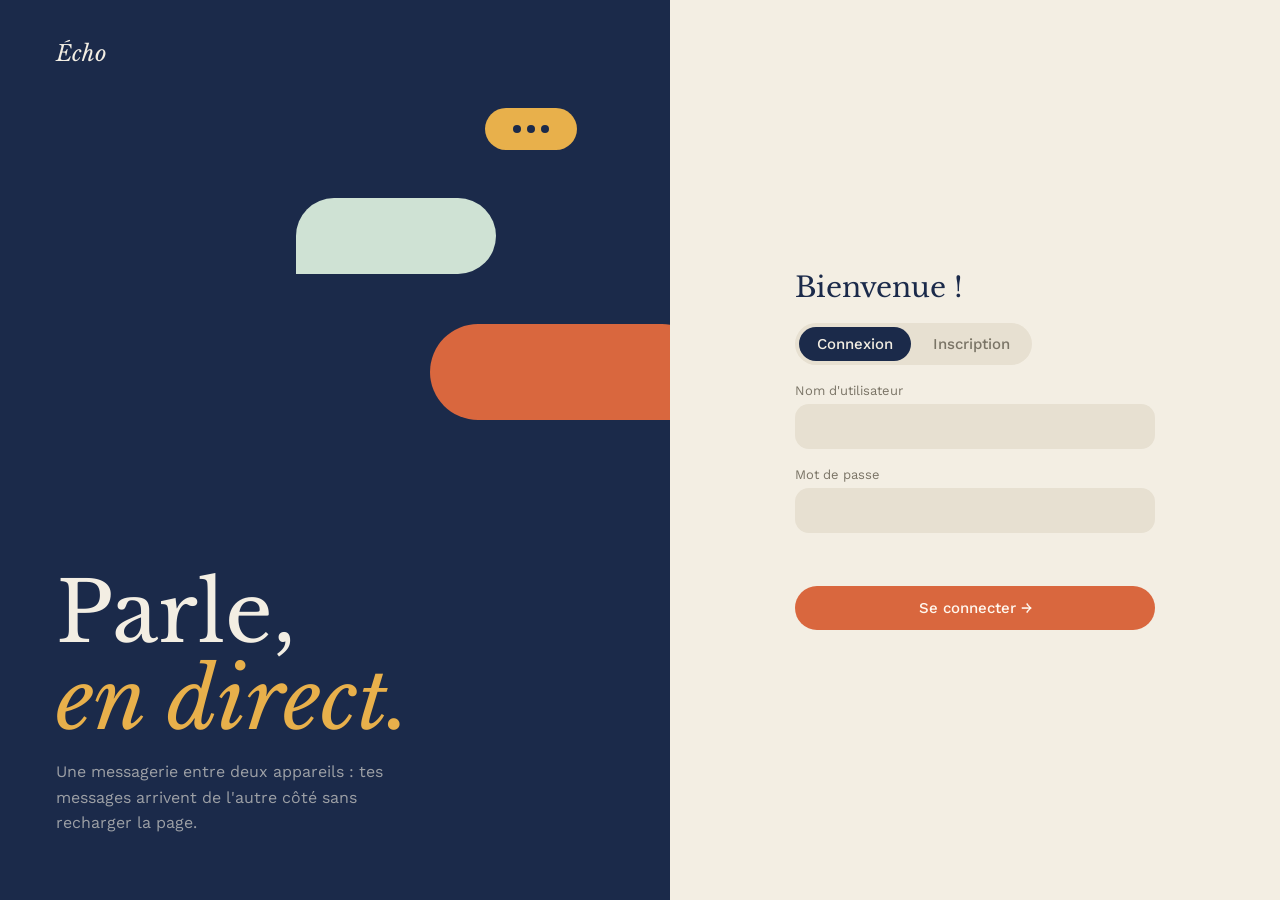
<file: src/main/resources/static/index.html>
<!doctype html>
<html lang="fr">
<head>
  <meta charset="utf-8">
  <meta name="viewport" content="width=device-width, initial-scale=1">
  <title>Écho</title>
  <script>
    // http://<adresse>:8080/ → téléphone : mobile.html, ordinateur : bureau.html
    location.replace(matchMedia("(max-width: 760px), (pointer: coarse)").matches ? "mobile.html" : "bureau.html");
  </script>
</head>
<body>
  <a href="bureau.html">Version bureau</a> · <a href="mobile.html">Version mobile</a>
</body>
</html>
</file>
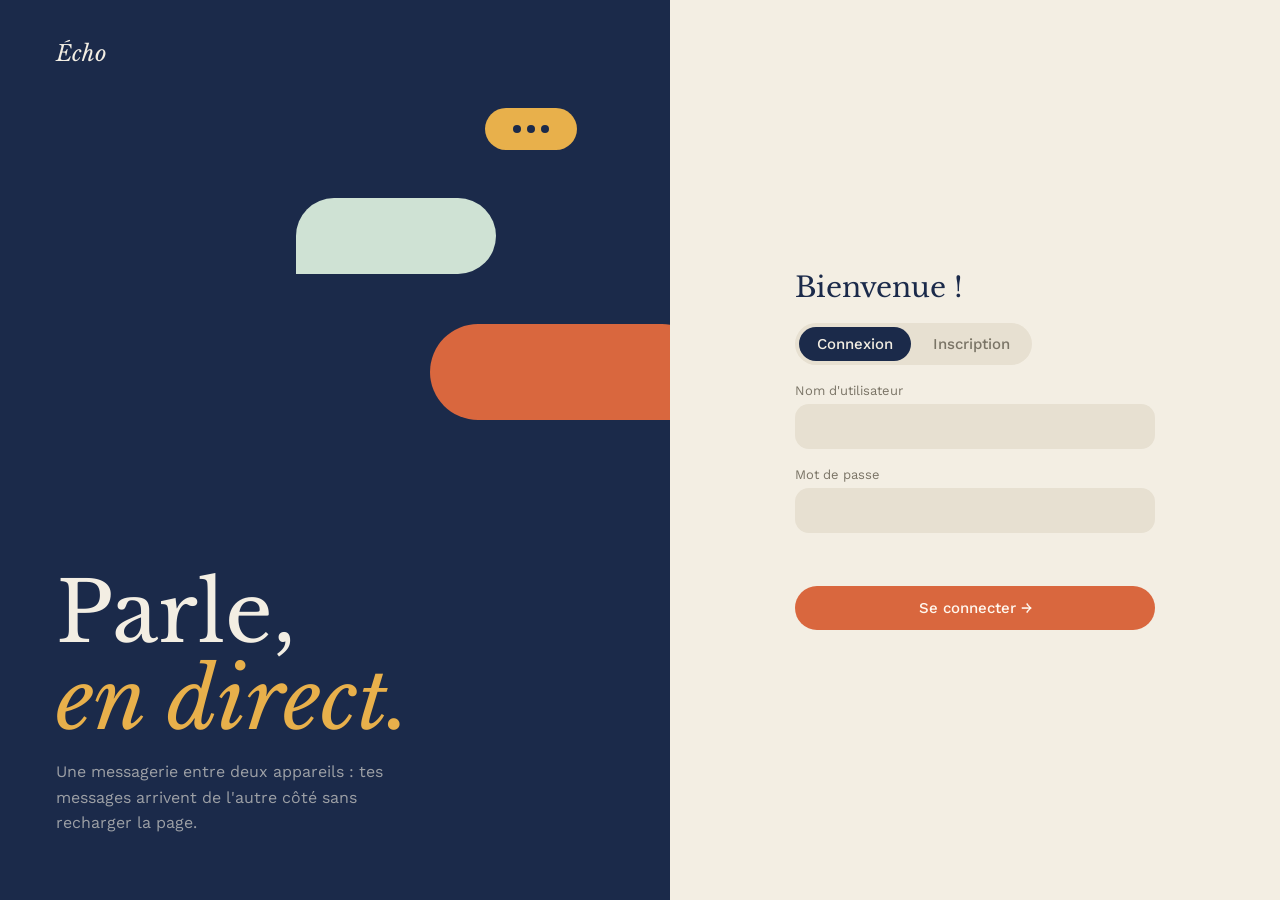
<file: src/main/resources/static/bureau.html>
<!doctype html>
<html lang="fr">
<head>
  <meta charset="utf-8">
  <meta name="viewport" content="width=device-width, initial-scale=1">
  <title>Écho — Bureau</title>
  <link rel="icon" href="data:image/svg+xml,<svg xmlns='http://www.w3.org/2000/svg' viewBox='0 0 32 32'><rect x='1' y='4' width='22' height='14' rx='7' fill='%23d9673e'/><rect x='9' y='14' width='22' height='14' rx='7' fill='%239cbfa7'/></svg>">
  <link rel="preconnect" href="https://fonts.googleapis.com">
  <link rel="preconnect" href="https://fonts.gstatic.com" crossorigin>
  <link rel="stylesheet" href="https://fonts.googleapis.com/css2?family=Libre+Baskerville:ital@0;1&family=Work+Sans:wght@400;500;600&display=swap">
  <link rel="stylesheet" href="css/app.css">
  <style>
    /* ----- Mise en page « bureau » : panneau + formulaire, puis deux colonnes ----- */
    .auth {
      display: grid;
      grid-template-columns: 1.1fr 1fr;
      min-height: 100vh;
    }
    .affiche {
      display: flex;
      flex-direction: column;
      justify-content: space-between;
      padding: 40px 56px 48px;
    }
    .affiche h1 { font-size: clamp(48px, 6.5vw, 96px); }
    .affiche p { max-width: 380px; font-size: 16px; }
    /* la composition de bulles, en haut à droite du panneau (le titre est en bas) */
    .affiche .deco-saisie { right: 14%; top: 12%; width: 92px; height: 42px; }
    .affiche .deco-lui { right: 26%; top: 22%; width: 200px; height: 76px; }
    .affiche .deco-moi { right: -40px; top: 36%; width: 280px; height: 96px; }
    .auth > form { align-self: center; justify-self: center; margin: 40px; }

    .app {
      display: grid;
      grid-template-columns: 320px 1fr;
      height: 100vh;
    }
    .barre { display: flex; flex-direction: column; min-height: 0; }
    .barre .logo { padding: 24px 20px 4px; }
    .profil { display: flex; align-items: center; gap: 12px; padding: 14px 16px 14px 20px; }
    .profil > div { flex: 1; display: grid; gap: 3px; min-width: 0; }
    .conversation { display: flex; flex-direction: column; min-width: 0; min-height: 0; }
    .vide {
      flex: 1;
      display: grid;
      place-content: center;
      gap: 10px;
      padding: 40px;
      text-align: center;
      color: var(--texte-doux);
    }
    .vide .grand { margin: 0; color: var(--texte); font-family: var(--titre); font-size: 30px; line-height: 1.3; }
    .vide .grand em { color: var(--moi); }
    .conversation-ouverte .vide { display: none; }

    @media (max-width: 860px) {
      .auth { grid-template-columns: 1fr; }
      .affiche { min-height: 340px; padding: 28px 24px; }
      .app { grid-template-columns: 260px 1fr; }
    }
  </style>
</head>
<body class="bureau">

  <!-- Écran 1 : connexion / inscription -->
  <section id="ecran-auth" class="auth">
    <div class="affiche">
      <span class="logo">Écho</span>
      <div>
        <h1>Parle,<br><em>en direct.</em></h1>
        <p>Une messagerie entre deux appareils&nbsp;: tes messages arrivent de l'autre côté sans recharger la page.</p>
      </div>
      <div class="deco deco-lui" aria-hidden="true"></div>
      <div class="deco deco-moi" aria-hidden="true"></div>
      <div class="deco deco-saisie" aria-hidden="true"><span></span><span></span><span></span></div>
    </div>

    <form id="form-auth" class="auth-form" novalidate>
      <h2>Bienvenue&nbsp;!</h2>
      <div class="onglets">
        <button type="button" class="onglet actif" data-onglet="connexion">Connexion</button>
        <button type="button" class="onglet" data-onglet="inscription">Inscription</button>
      </div>
      <label>Nom d'utilisateur
        <input id="auth-nom" autocomplete="username" required>
      </label>
      <label>Mot de passe
        <input id="auth-mdp" type="password" autocomplete="current-password" required>
      </label>
      <p id="auth-aide" class="aide" hidden>3 à 30 caractères (lettres, chiffres, _) · mot de passe de 8 caractères minimum</p>
      <p id="auth-erreur" class="erreur" role="alert"></p>
      <button id="auth-bouton" class="bouton" type="submit">Se connecter →</button>
    </form>
  </section>

  <!-- Écran 2 : la messagerie -->
  <main id="ecran-app" class="app">
    <aside class="barre">
      <span class="logo">Écho</span>
      <header class="profil">
        <span id="moi-avatar"></span>
        <div>
          <strong id="moi-nom"></strong>
          <span id="statut-ws" class="pastille" data-etat="connexion">connexion…</span>
        </div>
        <button id="btn-theme" class="icone" type="button" title="Thème clair / sombre">◐</button>
        <button id="btn-deconnexion" class="icone" type="button" title="Se déconnecter">⏻</button>
      </header>
      <input id="recherche" class="recherche" type="search" placeholder="Rechercher…">
      <ul id="contacts" class="contacts"></ul>
      <p id="contacts-vide" class="vide-liste" hidden>Personne d'autre pour l'instant.<br>Crée un deuxième compte dans un autre onglet.</p>
    </aside>

    <section class="conversation">
      <header id="conv-entete" class="conv-entete" hidden>
        <span id="conv-avatar"></span>
        <div>
          <strong id="conv-nom"></strong>
          <span id="conv-statut"></span>
        </div>
      </header>
      <div id="vide" class="vide">
        <p class="grand">Choisis quelqu'un<br><em>à qui écrire.</em></p>
        <p>Les messages arrivent en direct, sans recharger la page.</p>
      </div>
      <div id="messages" class="messages" aria-live="polite"></div>
      <div id="indicateur" class="indicateur" hidden aria-label="En train d'écrire"><span></span><span></span><span></span></div>
      <form id="composer" class="composer" hidden>
        <textarea id="saisie" rows="1" maxlength="2000" placeholder="Écrire…" title="Entrée pour envoyer, Maj+Entrée pour aller à la ligne"></textarea>
        <button class="bouton envoyer" type="submit" aria-label="Envoyer">→</button>
      </form>
    </section>
  </main>

  <div id="toasts" class="toasts" aria-live="assertive"></div>
  <script src="js/app.js"></script>
</body>
</html>
</file>
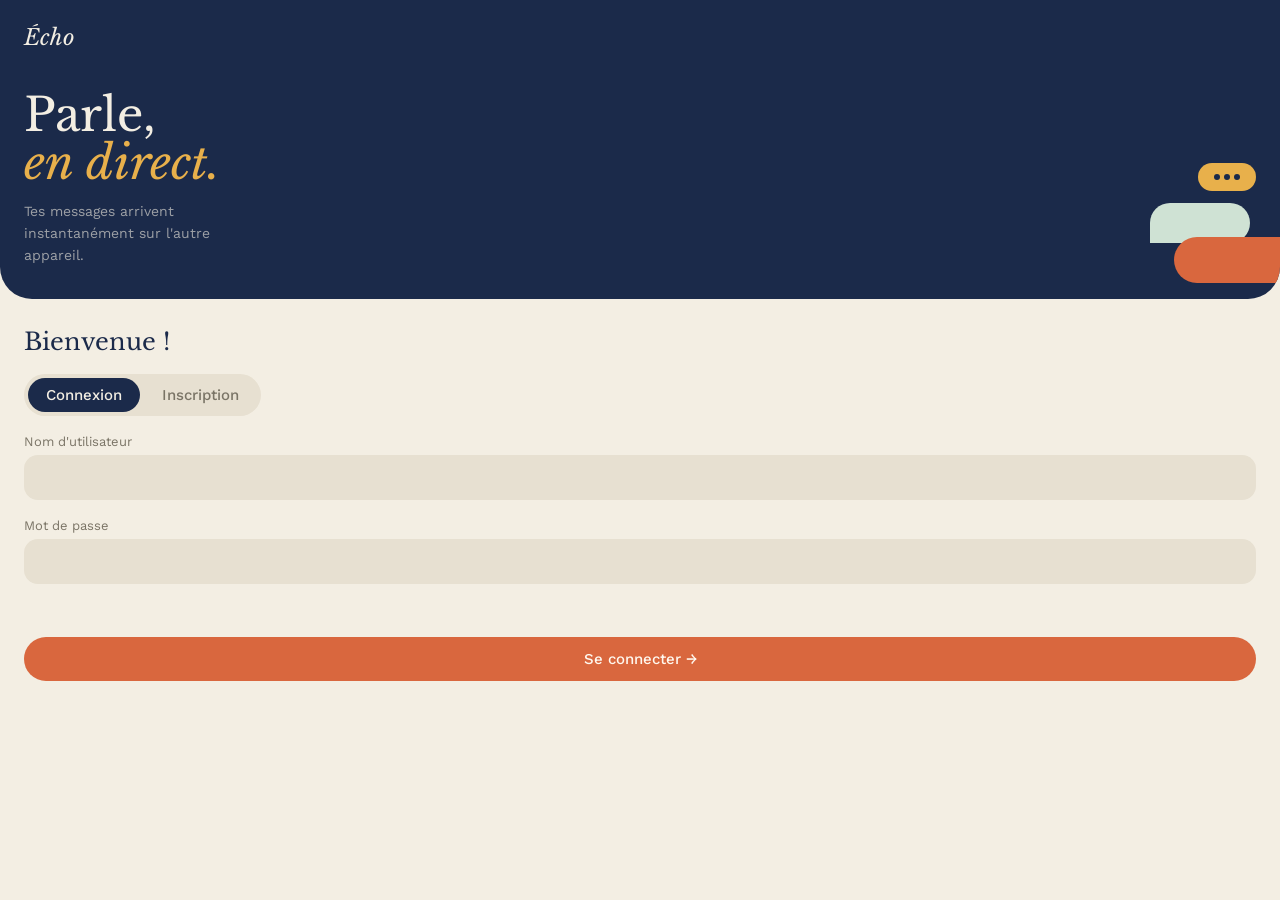
<file: src/main/resources/static/mobile.html>
<!doctype html>
<html lang="fr">
<head>
  <meta charset="utf-8">
  <meta name="viewport" content="width=device-width, initial-scale=1, viewport-fit=cover">
  <meta name="theme-color" content="#1b2a4a">
  <title>Écho</title>
  <link rel="icon" href="data:image/svg+xml,<svg xmlns='http://www.w3.org/2000/svg' viewBox='0 0 32 32'><rect x='1' y='4' width='22' height='14' rx='7' fill='%23d9673e'/><rect x='9' y='14' width='22' height='14' rx='7' fill='%239cbfa7'/></svg>">
  <link rel="preconnect" href="https://fonts.googleapis.com">
  <link rel="preconnect" href="https://fonts.gstatic.com" crossorigin>
  <link rel="stylesheet" href="https://fonts.googleapis.com/css2?family=Libre+Baskerville:ital@0;1&family=Work+Sans:wght@400;500;600&display=swap">
  <link rel="stylesheet" href="css/app.css">
  <style>
    /* ----- Mise en page « mobile » : un écran à la fois, comme une appli ----- */
    body { overscroll-behavior: none; }

    .auth { display: flex; flex-direction: column; min-height: 100dvh; }
    .affiche {
      display: flex;
      flex-direction: column;
      gap: 40px;
      padding: max(24px, env(safe-area-inset-top)) 24px 32px;
      border-radius: 0 0 32px 32px;
    }
    .affiche h1 { font-size: 46px; }
    .affiche p { max-width: 220px; margin: 12px 0 0; font-size: 14px; }
    .affiche .deco-lui { right: 30px; bottom: 56px; width: 100px; height: 40px; }
    .affiche .deco-moi { right: -24px; bottom: 16px; width: 130px; height: 46px; }
    .affiche .deco-saisie { right: 24px; bottom: 108px; width: 58px; height: 28px; gap: 4px; }
    .affiche .deco-saisie span { width: 6px; height: 6px; }
    .auth-form { max-width: none; padding: 28px 24px max(24px, env(safe-area-inset-bottom)); }
    .auth-form h2 { font-size: 24px; }
    input, textarea { font-size: 16px; } /* 16 px minimum : sinon iOS zoome sur le champ */

    .app { height: 100dvh; }
    .barre, .conversation { display: flex; flex-direction: column; height: 100dvh; }
    .conversation { display: none; }
    /* conversation ouverte : elle remplace la liste */
    .conversation-ouverte .barre { display: none; }
    .conversation-ouverte .conversation { display: flex; }

    .profil { display: flex; align-items: center; gap: 12px; padding: max(14px, env(safe-area-inset-top)) 12px 6px 20px; }
    .profil > div { flex: 1; display: grid; gap: 3px; min-width: 0; }
    .titre-liste { margin: 18px 20px 12px; font-family: var(--titre); font-size: 34px; font-weight: 400; }
    .titre-liste em { color: var(--attention); }

    .conv-entete { padding: max(12px, env(safe-area-inset-top)) 16px 10px 8px; gap: 10px; }
    .conv-entete strong { font-size: 19px; }
    .messages { padding: 8px 14px 14px; }
    .bulle { max-width: 82%; }
    .indicateur { margin: 0 14px 10px; }
    .composer { padding: 8px 12px max(12px, env(safe-area-inset-bottom)) 14px; }
  </style>
</head>
<body class="mobile">

  <!-- Écran 1 : connexion / inscription -->
  <section id="ecran-auth" class="auth">
    <div class="affiche">
      <span class="logo">Écho</span>
      <div>
        <h1>Parle,<br><em>en direct.</em></h1>
        <p>Tes messages arrivent instantanément sur l'autre appareil.</p>
      </div>
      <div class="deco deco-lui" aria-hidden="true"></div>
      <div class="deco deco-moi" aria-hidden="true"></div>
      <div class="deco deco-saisie" aria-hidden="true"><span></span><span></span><span></span></div>
    </div>

    <form id="form-auth" class="auth-form" novalidate>
      <h2>Bienvenue&nbsp;!</h2>
      <div class="onglets">
        <button type="button" class="onglet actif" data-onglet="connexion">Connexion</button>
        <button type="button" class="onglet" data-onglet="inscription">Inscription</button>
      </div>
      <label>Nom d'utilisateur
        <input id="auth-nom" autocomplete="username" autocapitalize="none" autocorrect="off" required>
      </label>
      <label>Mot de passe
        <input id="auth-mdp" type="password" autocomplete="current-password" required>
      </label>
      <p id="auth-aide" class="aide" hidden>3 à 30 caractères (lettres, chiffres, _) · mot de passe de 8 caractères minimum</p>
      <p id="auth-erreur" class="erreur" role="alert"></p>
      <button id="auth-bouton" class="bouton" type="submit">Se connecter →</button>
    </form>
  </section>

  <!-- Écran 2 : la messagerie -->
  <main id="ecran-app" class="app">
    <!-- 2a : la liste des contacts, sur le panneau bleu nuit -->
    <section class="barre">
      <header class="profil">
        <span id="moi-avatar"></span>
        <div>
          <strong id="moi-nom"></strong>
          <span id="statut-ws" class="pastille" data-etat="connexion">connexion…</span>
        </div>
        <button id="btn-theme" class="icone" type="button" title="Thème clair / sombre">◐</button>
        <button id="btn-deconnexion" class="icone" type="button" title="Se déconnecter">⏻</button>
      </header>
      <h2 class="titre-liste">Discussions<em>.</em></h2>
      <input id="recherche" class="recherche" type="search" placeholder="Rechercher…">
      <ul id="contacts" class="contacts"></ul>
      <p id="contacts-vide" class="vide-liste" hidden>Personne d'autre pour l'instant.</p>
    </section>

    <!-- 2b : la conversation (remplace la liste quand on touche un contact) -->
    <section class="conversation">
      <header id="conv-entete" class="conv-entete" hidden>
        <button id="btn-retour" class="icone" type="button" aria-label="Retour">←</button>
        <span id="conv-avatar"></span>
        <div>
          <strong id="conv-nom"></strong>
          <span id="conv-statut"></span>
        </div>
      </header>
      <div id="messages" class="messages" aria-live="polite"></div>
      <div id="indicateur" class="indicateur" hidden aria-label="En train d'écrire"><span></span><span></span><span></span></div>
      <form id="composer" class="composer" hidden>
        <textarea id="saisie" rows="1" maxlength="2000" placeholder="Écrire…" enterkeyhint="send"></textarea>
        <button class="bouton envoyer" type="submit" aria-label="Envoyer">→</button>
      </form>
    </section>
  </main>

  <div id="toasts" class="toasts" aria-live="assertive"></div>
  <script src="js/app.js"></script>
</body>
</html>
</file>
<file: src/main/resources/static/css/app.css>
/* Écho — styles communs aux deux clients (bureau.html et mobile.html).
   Fond crème + 4 couleurs, chacune avec UN rôle :
     bleu nuit  → texte et panneau (connexion, liste des contacts)
     terracotta → mes messages et les actions (Se connecter, Envoyer)
     sauge      → ses messages et la présence
     moutarde   → ce qui attire l'œil (non-lus, « écrit… »)
   Titres en Libre Baskerville, texte en Work Sans. */

/* ---------- Couleurs (thème clair, puis sombre) ---------- */
:root {
  --fond: #f3eee3;            /* crème */
  --champ: #e7e0d1;           /* champs de saisie */
  --texte: #1b2a4a;           /* bleu nuit */
  --texte-doux: #7a7466;
  --panneau: #1b2a4a;         /* bleu nuit */
  --sur-panneau: #f3eee3;
  --panneau-doux: rgba(243, 238, 227, .6);
  --panneau-survol: rgba(243, 238, 227, .08);
  --moi: #d9673e;             /* terracotta */
  --sur-moi: #fff8ef;
  --lui: #cfe2d4;             /* sauge pâle */
  --sur-lui: #1b2a4a;
  --en-ligne: #5fb07a;        /* sauge vive */
  --attention: #e8b04b;       /* moutarde */
  --attention-pale: #f6dfae;
  --attention-texte: #a8761a; /* moutarde lisible sur crème */
  --rouge: #c0392b;
  --titre: "Libre Baskerville", Georgia, serif;
  --police: "Work Sans", system-ui, sans-serif;
  color-scheme: light;
}

:root[data-theme="sombre"] {
  --fond: #121a2c;
  --champ: #1e2840;
  --texte: #f3eee3;
  --texte-doux: #9aa1b5;
  --panneau: #0b1222;
  --lui: #2d4a3b;
  --sur-lui: #e6f0e9;
  --attention-pale: #4a3c1e;
  --attention-texte: #e8b04b;
  --rouge: #ff8a80;
  color-scheme: dark;
}

/* ---------- Base ---------- */
* { box-sizing: border-box; }

html, body { height: 100%; margin: 0; }

body {
  background: var(--fond);
  color: var(--texte);
  font-family: var(--police);
  font-size: 15px;
  -webkit-font-smoothing: antialiased;
}

button, input, textarea { font: inherit; color: inherit; }

[hidden] { display: none !important; }

/* un seul écran visible à la fois */
body:not(.connecte) #ecran-app { display: none; }
body.connecte #ecran-auth { display: none; }

/* ---------- Composants ---------- */
.logo { font-family: var(--titre); font-size: 22px; font-style: italic; }

.bouton {
  display: inline-flex;
  align-items: center;
  justify-content: center;
  gap: 8px;
  padding: 13px 22px;
  border: 0;
  border-radius: 999px;
  background: var(--moi);
  color: var(--sur-moi);
  font-weight: 500;
  white-space: nowrap;
  cursor: pointer;
  transition: transform .1s, filter .15s;
}
.bouton:hover { filter: brightness(1.08); }
.bouton:active { transform: scale(.97); }
.bouton:disabled { opacity: .5; cursor: wait; }

/* bouton rond « envoyer » */
.envoyer { width: 46px; height: 46px; padding: 0; font-size: 19px; flex: none; }

.icone {
  width: 36px;
  height: 36px;
  flex: none;
  border: 0;
  border-radius: 50%;
  background: none;
  color: var(--panneau-doux);
  font-size: 17px;
  cursor: pointer;
}
.icone:hover { background: var(--panneau-survol); color: var(--sur-panneau); }
.conv-entete .icone { color: var(--texte-doux); }                 /* bouton ← sur fond crème */
.conv-entete .icone:hover { background: var(--champ); color: var(--texte); }

input, textarea {
  width: 100%;
  padding: 13px 16px;
  border: 0;
  border-radius: 14px;
  background: var(--champ);
  outline: none;
}
input:focus, textarea:focus { box-shadow: 0 0 0 2px var(--moi); }
input::placeholder, textarea::placeholder { color: var(--texte-doux); }

label { display: grid; gap: 6px; font-size: 13px; color: var(--texte-doux); }
label input { font-size: 16px; color: var(--texte); }

/* ---------- Écran de connexion ---------- */
/* le panneau bleu nuit, avec la composition de bulles */
.affiche {
  position: relative;
  overflow: hidden;
  background: var(--panneau);
  color: var(--sur-panneau);
}
.affiche h1 {
  position: relative;
  z-index: 1;
  margin: 0;
  font-family: var(--titre);
  font-weight: 400;
  line-height: 1.05;
}
.affiche h1 em { color: var(--attention); }
.affiche p { position: relative; z-index: 1; color: var(--panneau-doux); line-height: 1.6; }

.deco { position: absolute; }
.deco-moi { background: var(--moi); border-radius: 999px 999px 14px 999px; }
.deco-lui { background: var(--lui); border-radius: 999px 999px 999px 14px; }
.deco-saisie {
  display: flex;
  align-items: center;
  justify-content: center;
  gap: 6px;
  border-radius: 999px;
  background: var(--attention);
}
.deco-saisie span { width: 8px; height: 8px; border-radius: 50%; background: #1b2a4a; animation: rebond 1.2s infinite; }
.deco-saisie span:nth-child(2) { animation-delay: .15s; }
.deco-saisie span:nth-child(3) { animation-delay: .3s; }

.auth-form { display: grid; gap: 18px; width: 100%; max-width: 360px; }
.auth-form h2 { margin: 0; font-family: var(--titre); font-size: 28px; font-weight: 400; }

/* onglets en pilule */
.onglets {
  display: flex;
  gap: 4px;
  width: fit-content;
  padding: 4px;
  border-radius: 999px;
  background: var(--champ);
}
.onglet {
  padding: 8px 18px;
  border: 0;
  border-radius: 999px;
  background: none;
  color: var(--texte-doux);
  font-weight: 500;
  cursor: pointer;
}
.onglet.actif { background: var(--texte); color: var(--fond); }

.aide { margin: -6px 0 0; color: var(--texte-doux); font-size: 13px; line-height: 1.5; }
.erreur { min-height: 1.2em; margin: 0; color: var(--rouge); font-size: 14px; }

/* ---------- Avatars (emoji) et présence ---------- */
.avatar {
  position: relative;
  display: grid;
  place-items: center;
  width: 42px;
  height: 42px;
  flex: none;
  border-radius: 50%;
  font-size: 22px;
  line-height: 1;
}
.avatar.en-ligne::after {
  content: "";
  position: absolute;
  right: -1px;
  bottom: -1px;
  width: 12px;
  height: 12px;
  border: 2px solid var(--panneau);
  border-radius: 50%;
  background: var(--en-ligne);
}
.conv-entete .avatar.en-ligne::after { border-color: var(--fond); }

/* état de la connexion WebSocket */
.pastille { display: inline-flex; align-items: center; gap: 6px; font-size: 12px; color: var(--panneau-doux); white-space: nowrap; }
.pastille::before { content: ""; width: 7px; height: 7px; border-radius: 50%; background: var(--attention); }
.pastille[data-etat="ok"]::before { background: var(--en-ligne); }
.pastille[data-etat="coupe"]::before { background: var(--rouge); }

/* ---------- Panneau des contacts (bleu nuit) ---------- */
.barre { background: var(--panneau); color: var(--sur-panneau); }

.recherche { margin: 4px 16px 10px; width: auto; background: var(--panneau-survol); color: var(--sur-panneau); }
.recherche::placeholder { color: var(--panneau-doux); }

.contacts { flex: 1; overflow-y: auto; margin: 0; padding: 0 10px 16px; list-style: none; }

.contact {
  display: flex;
  align-items: center;
  gap: 12px;
  width: 100%;
  margin-bottom: 2px;
  padding: 10px;
  border: 0;
  border-radius: 16px;
  background: none;
  text-align: left;
  cursor: pointer;
}
.contact:hover { background: var(--panneau-survol); }
.contact.actif { background: rgba(243, 238, 227, .14); }
.contact .texte { flex: 1; min-width: 0; display: grid; gap: 2px; }
.contact strong { overflow: hidden; font-weight: 500; text-overflow: ellipsis; white-space: nowrap; }

.sous-titre { font-size: 12px; color: var(--panneau-doux); }
.sous-titre.ecrit { color: var(--attention); font-family: var(--titre); font-style: italic; }
.conv-entete .sous-titre { color: var(--texte-doux); }
.conv-entete .sous-titre.ecrit { color: var(--attention-texte); }

.badge {
  min-width: 22px;
  padding: 2px 7px;
  border-radius: 999px;
  background: var(--attention);
  color: #1b2a4a;
  font-size: 11px;
  font-weight: 600;
  text-align: center;
}

.vide-liste { margin: 16px 20px; color: var(--panneau-doux); font-size: 14px; line-height: 1.6; }

/* ---------- Conversation (fond crème) ---------- */
.conv-entete { display: flex; align-items: center; gap: 12px; padding: 16px 24px; }
.conv-entete > div { display: grid; gap: 2px; }
.conv-entete strong { font-family: var(--titre); font-size: 21px; font-weight: 400; }

.messages {
  flex: 1;
  overflow-y: auto;
  display: flex;
  flex-direction: column;
  gap: 6px;
  padding: 8px 24px 16px;
}

.jour {
  align-self: center;
  margin: 14px 0 8px;
  color: var(--texte-doux);
  font-size: 11px;
  font-weight: 500;
  letter-spacing: .12em;
  text-transform: uppercase;
}

.bulle {
  max-width: min(70%, 560px);
  padding: 9px 15px 7px;
  line-height: 1.45;
  animation: arrivee .2s ease-out;
}
.bulle p { margin: 0; white-space: pre-wrap; overflow-wrap: anywhere; }
.bulle time { display: block; margin-top: 2px; font-size: 10.5px; font-variant-numeric: tabular-nums; opacity: .7; text-align: right; }
/* coin serré du côté de la personne qui parle */
.bulle.lui { align-self: flex-start; border-radius: 20px 20px 20px 6px; background: var(--lui); color: var(--sur-lui); }
.bulle.moi { align-self: flex-end; border-radius: 20px 20px 6px 20px; background: var(--moi); color: var(--sur-moi); }
.bulle.lui.suite { border-top-left-radius: 6px; }
.bulle.moi.suite { border-top-right-radius: 6px; }
.bulle.suite { margin-top: -3px; }
@keyframes arrivee { from { opacity: 0; transform: translateY(6px) scale(.98); } }

/* bonus : « en train d'écrire » */
.indicateur {
  display: flex;
  gap: 5px;
  margin: 0 24px 10px;
  padding: 13px 15px;
  width: fit-content;
  border-radius: 20px;
  background: var(--attention-pale);
}
.indicateur span { width: 7px; height: 7px; border-radius: 50%; background: var(--texte); animation: rebond 1s infinite; }
.indicateur span:nth-child(2) { animation-delay: .15s; }
.indicateur span:nth-child(3) { animation-delay: .3s; }
@keyframes rebond { 0%, 60%, 100% { transform: none; } 30% { transform: translateY(-4px); } }

.composer { display: flex; align-items: flex-end; gap: 10px; padding: 12px 24px 20px; }
.composer textarea { resize: none; max-height: 160px; padding: 12px 18px; border-radius: 23px; line-height: 1.45; }

/* ---------- Notifications ---------- */
.toasts {
  position: fixed;
  left: 50%;
  bottom: 92px;
  z-index: 10;
  display: grid;
  gap: 8px;
  transform: translateX(-50%);
  width: min(92vw, 380px);
}
.toast {
  padding: 12px 18px;
  border-radius: 16px;
  background: var(--panneau);
  color: var(--sur-panneau);
  font-size: 14px;
  animation: arrivee .2s ease-out;
}

/* bannière « nouveau message » (une autre conversation est ouverte) */
.banniere {
  display: flex;
  align-items: center;
  gap: 12px;
  width: 100%;
  padding: 10px 14px 10px 10px;
  border: 0;
  border-radius: 999px;
  background: var(--panneau);
  color: var(--sur-panneau);
  text-align: left;
  cursor: pointer;
  box-shadow: 0 8px 24px rgba(27, 42, 74, .25);
  animation: arrivee .25s ease-out;
}
.banniere .avatar { width: 36px; height: 36px; font-size: 19px; }
.banniere .texte { flex: 1; min-width: 0; display: grid; gap: 1px; }
.banniere .texte span { overflow: hidden; color: var(--panneau-doux); font-size: 13px; text-overflow: ellipsis; white-space: nowrap; }
.banniere::after { content: "→"; color: var(--attention); }


@media (prefers-reduced-motion: reduce) {
  *, *::before, *::after { animation: none !important; transition: none !important; }
}
</file>
